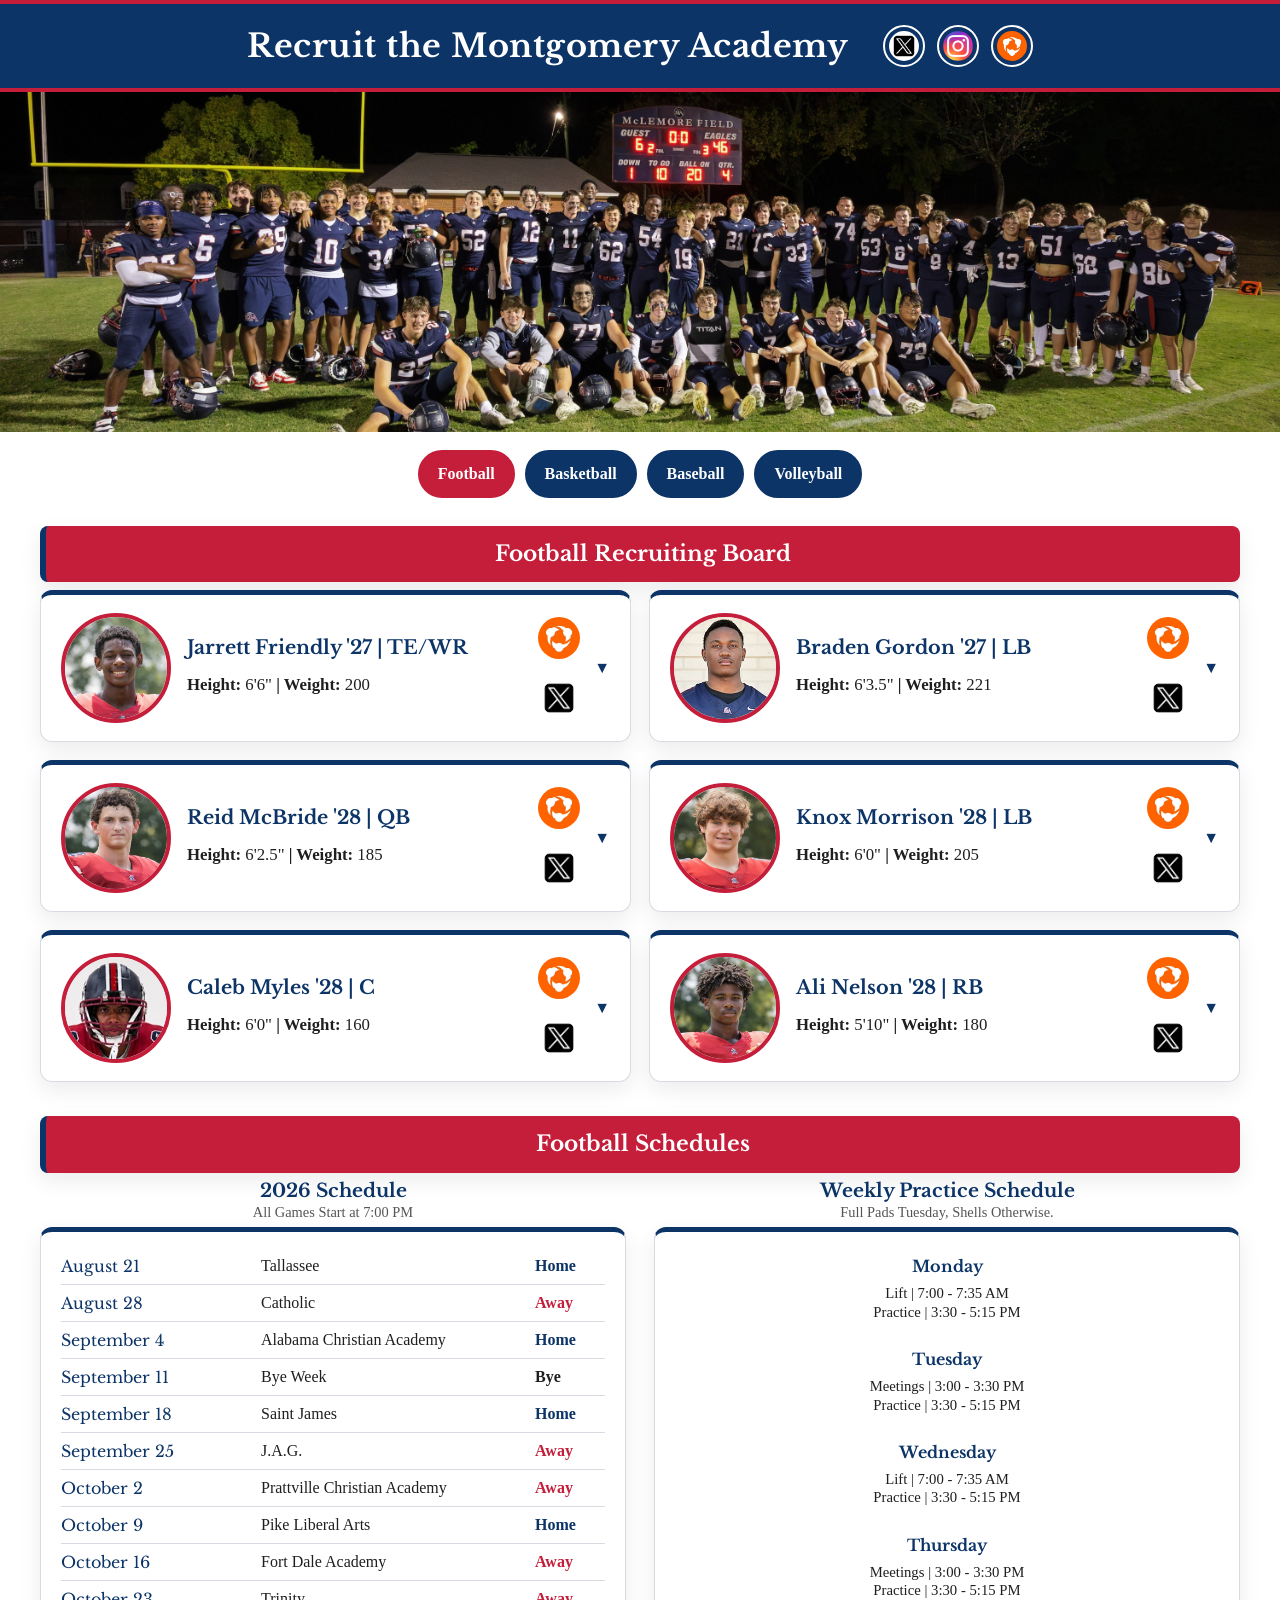
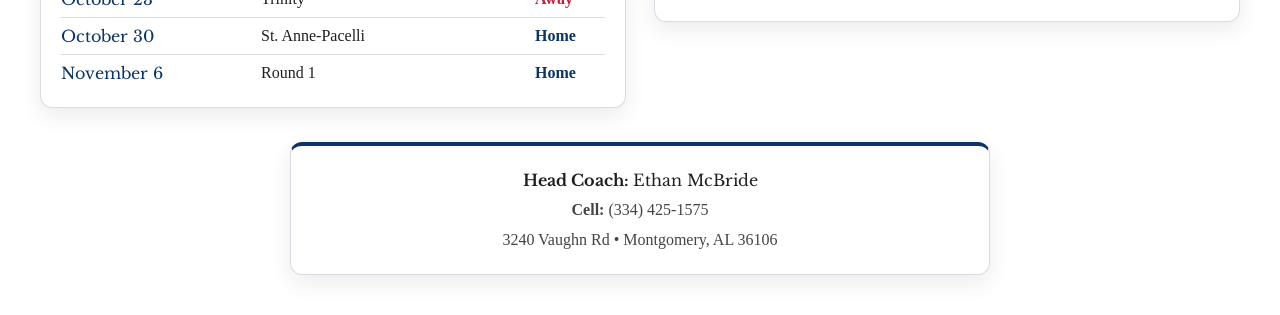
<file: index.html>
<!DOCTYPE html>
<html lang="en">
<head>
  <meta charset="UTF-8" />
  <meta name="viewport" content="width=device-width, initial-scale=1.0" />
  <title>Recruit the Montgomery Academy</title>

  <link rel="preconnect" href="https://fonts.googleapis.com">
  <link rel="preconnect" href="https://fonts.gstatic.com" crossorigin>
  <link href="https://fonts.googleapis.com/css2?family=Libre+Baskerville:wght@400;700&display=swap" rel="stylesheet">

  <link rel="stylesheet" href="style.css" />
</head>
<body>

  <section class="title-bar">

  <div class="title-container">

    <h1>Recruit the Montgomery Academy</h1>

    <div class="title-social">

      <a href="https://x.com/ma_eagles_ath" target="_blank">
        <img src="images/x-logo.png" alt="X">
      </a>

      <a href="https://www.instagram.com/ma.swoops/" target="_blank">
        <img src="images/instagram.png" alt="Instagram">
      </a>
      
      <a href="https://fan.hudl.com/usa/al/montgomery/organization/13708/montgomery-academy/team/30314/boys-varsity-football" target="_blank">
        <img src="images/hudl.png" alt="Hudl">
      </a>
    </div>

  </div>

</section>

	<header class="site-header">
  <img src="images/header.jpg" alt="The Montgomery Academy Football Header" class='header-photo'>
</header>


<nav class="sport-nav">
  <a href="index.html" class="active">Football</a>
  <a href="basketball.html">Basketball</a>
  <a href="baseball.html">Baseball</a>
  <a href="volleyball.html">Volleyball</a>
</nav>

  <main class="page-content">

</section>

    <section id="quick-board" class="content-section">
  <div class="section-header">
    <h2>Football Recruiting Board</h2>
  </div>

  <div class="quick-board">

<article class="quick-board-item">
  <details class="qb-dropdown">
    <summary class="qb-summary">
      <div class="qb-main">

        <div class="qb-photo-wrap">
          <img src="images/Jarrett.jpg" alt="Athlete Name" class="qb-photo photo-Jarrett">
        </div>

        <div class="qb-text">
          <h3> Jarrett Friendly<span class="qb-break"></span> '27 | TE/WR
</h3>
          <p><strong>Height:</strong> 6'6" <strong> | Weight:</strong> 200</p>
        </div>
	<div class="qb-right">
 	 <div class="qb-icons">
	    <a href="http://www.hudl.com/v/2USmJH" target="_blank" rel="noopener noreferrer" aria-label="Hudl Highlights">
 	     <img src="images/hudl.png" alt="Hudl">
 	   </a>
 	   <a href="https://x.com/JarrettFriendl1?s=20" target="_blank" rel="noopener noreferrer" aria-label="X Profile">
 	     <img src="images/x-logo.png" alt="X">
 	   </a>
 	 </div>

  <div class="qb-arrow-wrap">
    <span class="qb-arrow">▼</span>
  </div>
</div>
        

      </div>
    </summary>

    <div class="qb-details">
      <p><strong>MPH:</strong> 20.7</p>
      <p><strong>Bench:</strong> 245</p>
      <p><strong>GPA:</strong> 3.1</p>
      <p><strong>Vert:</strong> 34.9</p>     
      <p><strong>Deadlift:</strong> 480</p>
      <p><strong>ACT:</strong> </p>
    </div>
  </details>
</article>

 <article class="quick-board-item">
  <details class="qb-dropdown">
    <summary class="qb-summary">
      <div class="qb-main">

        <div class="qb-photo-wrap">
          <img src="images/Braden.jpg" alt="Athlete Name" class="qb-photo">
        </div>

        <div class="qb-text">
          <h3> Braden Gordon <span class="qb-break"></span> '27 | LB
</h3>
          <p><strong>Height:</strong> 6'3.5" <strong>| Weight:</strong> 221</p>
        </div>
	<div class="qb-right">
 	 <div class="qb-icons">
	    <a href="https://www.hudl.com/video/3/19499663/6aa0419bbe49b6c6729c8670" target="_blank" rel="noopener noreferrer" aria-label="Hudl Highlights">
 	     <img src="images/hudl.png" alt="Hudl">
 	   </a>
 	   <a href="https://x.com/Braden_4Gordon" target="_blank" rel="noopener noreferrer" aria-label="X Profile">
 	     <img src="images/x-logo.png" alt="X">
 	   </a>
 	 </div>

  <div class="qb-arrow-wrap">
    <span class="qb-arrow">▼</span>
  </div>
</div>
        

      </div>
    </summary>

    <div class="qb-details">
      <p><strong>MPH:</strong> 21.5</p>
      <p><strong>Bench:</strong> 310</p>
      <p><strong>GPA:</strong> 3.4</p>
      <p><strong>Vert:</strong> 33.3</p>
      <p><strong>Deadlift:</strong> 500</p>
      <p><strong>ACT:</strong> </p>
    </div>
  </details>
</article>

<article class="quick-board-item">
  <details class="qb-dropdown">
    <summary class="qb-summary">
      <div class="qb-main">

        <div class="qb-photo-wrap">
          <img src="images/Reid.jpg" alt="Athlete Name" class="qb-photo photo-Reid">
        </div>

        <div class="qb-text">
          <h3> Reid McBride <span class="qb-break"></span> '28 | QB</h3>
          <p><strong>Height:</strong> 6'2.5" <strong>| Weight:</strong> 185</p>
        </div>
	<div class="qb-right">
 	 <div class="qb-icons">
	    <a href="https://youtu.be/O4GUz-BtAo0?si=wL_5j_7VstLO3bk-" target="_blank" rel="noopener noreferrer" aria-label="Hudl Highlights">
 	     <img src="images/hudl.png" alt="Hudl">
 	   </a>
 	   <a href="https://x.com/reidmcbride12?s=20" target="_blank" rel="noopener noreferrer" aria-label="X Profile">
 	     <img src="images/x-logo.png" alt="X">
 	   </a>
 	 </div>

  <div class="qb-arrow-wrap">
    <span class="qb-arrow">▼</span>
  </div>
</div>
        

      </div>
    </summary>

    <div class="qb-details">
      <p><strong>MPH:</strong> 22.3</p>
      <p><strong>Bench:</strong> 280</p>
      <p><strong>GPA:</strong> 4.7</p>
      <p><strong>Vert:</strong> 36</p>
      <p><strong>Deadlift:</strong> 445</p>
      <p><strong>ACT:</strong> Not Taken</p>
    </div>
  </details>
</article>

<article class="quick-board-item">
  <details class="qb-dropdown">
    <summary class="qb-summary">
      <div class="qb-main">

        <div class="qb-photo-wrap">
          <img src="images/Knox.jpg" alt="Athlete Name" class="qb-photo photo-Knox">
        </div>

        <div class="qb-text">
          <h3> Knox Morrison <span class="qb-break"></span> '28 | LB</h3>
          <p><strong>Height:</strong> 6'0" <strong>| Weight:</strong> 205</p>
        </div>
	<div class="qb-right">
 	 <div class="qb-icons">
	    <a href="https://www.hudl.com/video/3/22555125/69c6a92e9c71d7ce2aaada10" target="_blank" rel="noopener noreferrer" aria-label="Hudl Highlights">
 	     <img src="images/hudl.png" alt="Hudl">
 	   </a>
 	   <a href="" target="_blank" rel="noopener noreferrer" aria-label="X Profile">
 	     <img src="images/x-logo.png" alt="X">
 	   </a>
 	 </div>

  <div class="qb-arrow-wrap">
    <span class="qb-arrow">▼</span>
  </div>
</div>
        

      </div>
    </summary>

    <div class="qb-details">
      <p><strong>MPH:</strong> 20.3</p>
      <p><strong>Bench:</strong> 285</p>
      <p><strong>GPA:</strong> 3.8</p>
      <p><strong>Vert:</strong> 31.1</p>
      <p><strong>Deadlift:</strong> 460</p>
      <p><strong>ACT:</strong> Not Taken</p>
    </div>
  </details>
</article>

<article class="quick-board-item">
  <details class="qb-dropdown">
    <summary class="qb-summary">
      <div class="qb-main">

        <div class="qb-photo-wrap">
          <img src="images/Caleb2.jpg" alt="Caleb Myles" class="qb-photo photo-Caleb">
        </div>

        <div class="qb-text">
          <h3> Caleb Myles <span class="qb-break"></span> '28 | C</h3>
          <p><strong>Height:</strong> 6'0" <strong>| Weight:</strong> 160</p>
        </div>
	<div class="qb-right">
 	 <div class="qb-icons">
	    <a href="https://www.hudl.com/video/3/22539637/6aa03adac529338cf6edf432" target="_blank" rel="noopener noreferrer" aria-label="Hudl Highlights">
 	     <img src="images/hudl.png" alt="Hudl">
 	   </a>
 	   <a href="https://x.com/CalebMyles2028?s=20" target="_blank" rel="noopener noreferrer" aria-label="X Profile">
 	     <img src="images/x-logo.png" alt="X">
 	   </a>
 	 </div>

  <div class="qb-arrow-wrap">
    <span class="qb-arrow">▼</span>
  </div>
</div>
        

      </div>
    </summary>

    <div class="qb-details">
      <p><strong>MPH:</strong> 20.9</p>
      <p><strong>Bench:</strong> 245</p> 
      <p><strong>GPA:</strong> 3.8</p>
      <p><strong>Vert:</strong> 34.0</p>
      <p><strong>Deadlift:</strong> 440</p>
      <p><strong>ACT:</strong> Not Taken</p>
    </div>
  </details>
</article>

<article class="quick-board-item">
  <details class="qb-dropdown">
    <summary class="qb-summary">
      <div class="qb-main">

        <div class="qb-photo-wrap">
          <img src="images/Ali.jpg" alt="Athlete Name" class="qb-photo photo-Ali">
        </div>

        <div class="qb-text">
          <h3> Ali Nelson <span class="qb-break"></span> '28 | RB</h3>
          <p><strong>Height:</strong> 5'10" <strong>| Weight:</strong> 180</p>
        </div>
	<div class="qb-right">
 	 <div class="qb-icons">
	    <a href="https://www.hudl.com/video/3/22921644/6aca6ab06c53e3519add8180" target="_blank" rel="noopener noreferrer" aria-label="Hudl Highlights">
 	     <img src="images/hudl.png" alt="Hudl">
 	   </a>
 	   <a href="https://x.com/AliNelson2028?s=20" target="_blank" rel="noopener noreferrer" aria-label="X Profile">
 	     <img src="images/x-logo.png" alt="X">
 	   </a>
 	 </div>

  <div class="qb-arrow-wrap">
    <span class="qb-arrow">▼</span>
  </div>
</div>
        

      </div>
    </summary>

    <div class="qb-details">
      <p><strong>MPH:</strong> 20.3</p>
      <p><strong>Bench:</strong> 290</p>
      <p><strong>GPA:</strong> 3.0</p>
      <p><strong>Vert:</strong> 32.8</p>
      <p><strong>Deadlift:</strong> 435</p>
      <p><strong>ACT:</strong> Not Taken</p>
    </div>
  </details>
</article>

    
  </div>
</section>

<section class="content-section">

  <div class="section-header">
    <h2>Football Schedules</h2>
  </div>

  <div class="schedule-grid">

    <div class="schedule-item">
      <h3>2026 Schedule</h3>
      <p class="schedule-note">
        All Games Start at 7:00 PM
      </p>

      <div class="schedule-card">
        <div class="schedule-row">
          <span class="sched-date">August 21</span>
          <span class="sched-team">Tallassee</span>
          <span class="sched-loc-home">Home</span>
        </div>

        <div class="schedule-row">
          <span class="sched-date">August 28</span>
          <span class="sched-team">Catholic</span>
          <span class="sched-loc-away">Away</span>
        </div>

        <div class="schedule-row">
          <span class="sched-date">September 4</span>
          <span class="sched-team">Alabama Christian Academy</span>
          <span class="sched-loc-home">Home</span>
        </div>

        <div class="schedule-row">
          <span class="sched-date">September 11</span>
          <span class="sched-team">Bye Week</span>
          <span class="sched-loc">Bye</span>
        </div>

        <div class="schedule-row">
          <span class="sched-date">September 18</span>
          <span class="sched-team">Saint James</span>
          <span class="sched-loc-home">Home</span>
        </div>

        <div class="schedule-row">
          <span class="sched-date">September 25</span>
          <span class="sched-team">J.A.G.</span>
          <span class="sched-loc-away">Away</span>
        </div>

        <div class="schedule-row">
          <span class="sched-date">October 2</span>
          <span class="sched-team">Prattville Christian Academy</span>
          <span class="sched-loc-away">Away</span>
        </div>

        <div class="schedule-row">
          <span class="sched-date">October 9</span>
          <span class="sched-team">Pike Liberal Arts</span>
          <span class="sched-loc-home">Home</span>
        </div>

        <div class="schedule-row">
          <span class="sched-date">October 16</span>
          <span class="sched-team">Fort Dale Academy</span>
          <span class="sched-loc-away">Away</span>
        </div>

        <div class="schedule-row">
          <span class="sched-date">October 23</span>
          <span class="sched-team">Trinity</span>
          <span class="sched-loc-away">Away</span>
        </div>

        <div class="schedule-row">
          <span class="sched-date">October 30</span>
          <span class="sched-team">St. Anne-Pacelli</span>
          <span class="sched-loc-home">Home</span>
        </div>

	 	<div class="schedule-row">
          <span class="sched-date">November 6</span>
          <span class="sched-team">Round 1</span>
          <span class="sched-loc-home">Home</span>
        </div>
      </div>
    </div>

    <div class="schedule-item">
      <h3>Weekly Practice Schedule</h3>
      <p class="spring-note">
        Full Pads Tuesday, Shells Otherwise.
      </p>

      <div class="spring-card">
        <div class="spring-item">
          <strong>Monday</strong>
          <span>Lift | 7:00 - 7:35 AM</span>
          <span>Practice | 3:30 - 5:15 PM</span>
        </div>

        <div class="spring-item">
          <strong>Tuesday</strong>
          <span>Meetings | 3:00 - 3:30 PM</span>
          <span>Practice | 3:30 - 5:15 PM</span>
        </div>

        <div class="spring-item">
          <strong>Wednesday</strong>
          <span>Lift | 7:00 - 7:35 AM</span>
          <span>Practice | 3:30 - 5:15 PM</span>
        </div>

        <div class="spring-item">
          <strong>Thursday</strong>
          <span>Meetings | 3:00 - 3:30 PM</span>
          <span>Practice | 3:30 - 5:15 PM</span>
        </div>
      </div>
    </div>

  </div>

</section>

<section class="contact-card">

  <p class="contact-coach">
   <strong> Head Coach: </strong>Ethan McBride
  </p>
  
  <p class="contact-phone">
   <strong> Cell: </strong> (334) 425-1575
  </p>
  
  <p class="contact-address">
    3240 Vaughn Rd • Montgomery, AL 36106
  </p>

  </main>

</body>
</html>
</file>
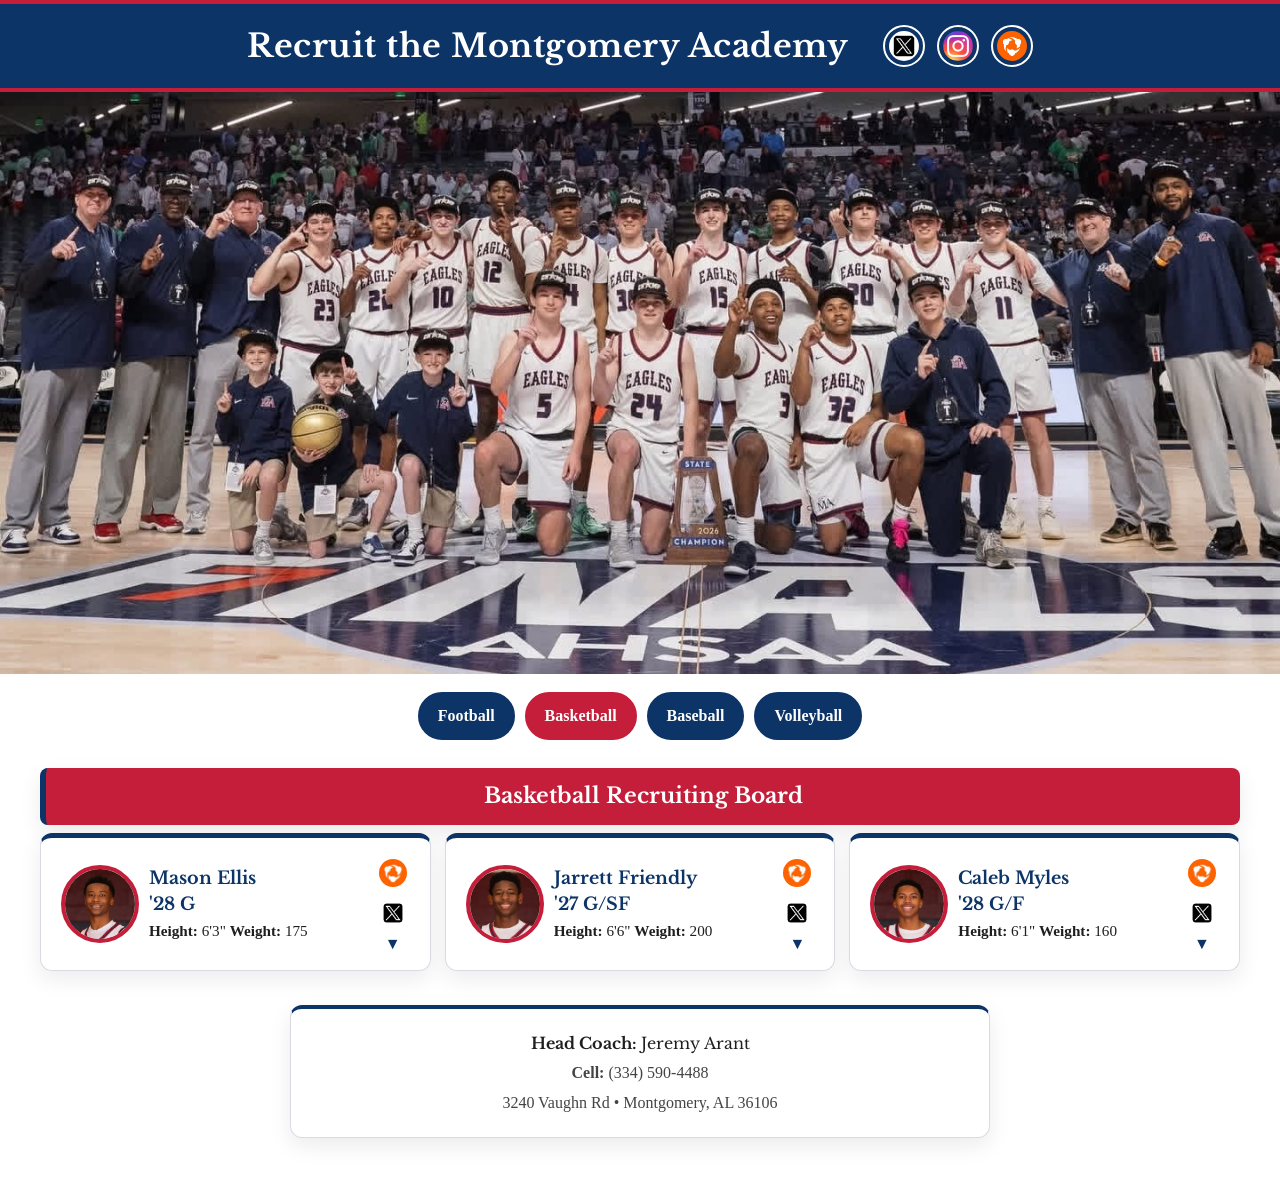
<file: basketball.html>
<!DOCTYPE html>
<html lang="en">
<head>
  <meta charset="UTF-8" />
  <meta name="viewport" content="width=device-width, initial-scale=1.0" />
  <title>Recruit the Montgomery Academy</title>

  <link rel="preconnect" href="https://fonts.googleapis.com">
  <link rel="preconnect" href="https://fonts.gstatic.com" crossorigin>
  <link href="https://fonts.googleapis.com/css2?family=Libre+Baskerville:wght@400;700&display=swap" rel="stylesheet">

  <link rel="stylesheet" href="style.css" />
</head>
<body>

  <section class="title-bar">

  <div class="title-container">

    <h1>Recruit the Montgomery Academy</h1>

    <div class="title-social">

      <a href="https://x.com/ma_eagles_ath" target="_blank">
        <img src="images/x-logo.png" alt="X">
      </a>

      <a href="https://www.instagram.com/montgomeryacademy/" target="_blank">
        <img src="images/instagram.png" alt="Instagram">
      </a>
      
      <a href="https://fan.hudl.com/usa/al/montgomery/organization/13708/montgomery-academy/team/331252/boys-varsity-basketball?shared=true" target="_blank">
        <img src="images/hudl.png" alt="Hudl">
      </a>
    </div> 

  </div>

</section>

	<header class="site-header2">
  <img src="images/Basketball.jpg" alt="The Montgomery Academy Basketball Header" class='header-photo'>
</header>


<nav class="sport-nav">
  <a href="index.html">Football</a>
  <a href="basketball.html"  class="active">Basketball</a>
  <a href="baseball.html">Baseball</a>
  <a href="volleyball.html">Volleyball</a>
</nav>

  <main class="page-content">

</section>

    <section id="quick-board2" class="content-section">
  <div class="section-header">
    <h2>Basketball Recruiting Board</h2>
  </div>
  
<div class="quick-board2">
<article class="quick-board-item">
  <details class="qb-dropdown">
    <summary class="qb-summary">
      <div class="qb-main">

        <div class="qb-photo-wrap">
          <img src="images/Mason.jpg" alt="Mason Ellis" class="qb-photo photo-Mason">
                  </div>

        <div class="qb-text">
          <h3 class="qb-name">Mason Ellis</h3>

          <h3 class="qb-name">'28 G</h3>

          <p class="qb-meta">
            <strong>Height:</strong> 6'3"
            <strong>Weight:</strong> 175
          </p>
        </div>

        <div class="qb-right">
          <div class="qb-icons">
            <a href="https://drive.google.com/file/d/1Ukj9hL-g4rFI_FQPyDTxXv0W1o8ekswT/view?usp=sharing"
               target="_blank"
               rel="noopener noreferrer"
               aria-label="Hudl Highlights">
              <img src="images/hudl.png" alt="Hudl">
            </a>

            <a href="https://x.com/Masewitdashift?s=20"
               target="_blank"
               rel="noopener noreferrer"
               aria-label="X Profile">
              <img src="images/x-logo.png" alt="X">
            </a>
          </div>

          <div class="qb-arrow-wrap">
            <span class="qb-arrow">▼</span>
          </div>
        </div>

      </div>
    </summary>

    <div class="qb-details2">
      <p><strong>Vert:</strong> 33.3</p>
      <p><strong>Wingspan:</strong> 78</p>
      <p><strong>AAU:</strong> Atlanta Xpress</p>
      <p><strong>GPA:</strong> 4.4</p>
    </div>

  </details>
</article>

<article class="quick-board-item">
  <details class="qb-dropdown">
    <summary class="qb-summary">
      <div class="qb-main">

        <div class="qb-photo-wrap">
          <img src="images/Jarrett2.jpg" alt="Jarrett Friendly" class="qb-photo photo-Jarrett2">
        </div>

        <div class="qb-text">
          <h3 class="qb-name">Jarrett Friendly</h3>

          <h3 class="qb-name">'27 G/SF</h3>

          <p class="qb-meta">
            <strong>Height:</strong> 6'6"
            <strong>Weight:</strong> 200
          </p>
        </div>

        <div class="qb-right">
          <div class="qb-icons">
            <a href="https://drive.google.com/file/d/1gHXSfvMbYQwv6MFNz6QfVTBNcpWHlJsC/view?usp=drive_link"
               target="_blank"
               rel="noopener noreferrer"
               aria-label="Hudl Highlights">
              <img src="images/hudl.png" alt="Hudl">
            </a>

            <a href="https://x.com/JarrettFriendl1?s=20"
               target="_blank"
               rel="noopener noreferrer"
               aria-label="X Profile">
              <img src="images/x-logo.png" alt="X">
            </a>
          </div>

          <div class="qb-arrow-wrap">
            <span class="qb-arrow">▼</span>
          </div>
        </div>

      </div>
    </summary>

    <div class="qb-details2">
      <p><strong>Vert:</strong> 34</p>
      <p><strong>Wingspan:</strong> 80</p>
      <p><strong>AAU:</strong> Pro One</p>
      <p><strong>GPA:</strong> 3.1</p>
    </div>

  </details>
</article>
<article class="quick-board-item">
  <details class="qb-dropdown">
    <summary class="qb-summary">
      <div class="qb-main">

        <div class="qb-photo-wrap">
          <img src="images/Caleb.jpg" alt="Caleb Myles" class="qb-photo photo-Caleb">
        </div>

        <div class="qb-text">
          <h3 class="qb-name">Caleb Myles</h3>

          <h3 class="qb-name">'28 G/F</h3>

          <p class="qb-meta">
            <strong>Height:</strong> 6'1"
            <strong>Weight:</strong> 160
          </p>
        </div>

        <div class="qb-right">
          <div class="qb-icons">
            <a href="https://drive.google.com/file/d/1ySQ1QS1LKUKDptJc65LvAsfjpaWhAKTS/view?usp=sharing"
               target="_blank"
               rel="noopener noreferrer"
               aria-label="Hudl Highlights">
              <img src="images/hudl.png" alt="Hudl">
            </a>

            <a href="https://x.com/CMylesHoops2028?s=20"
               target="_blank"
               rel="noopener noreferrer"
               aria-label="X Profile">
              <img src="images/x-logo.png" alt="X">
            </a>
          </div>

          <div class="qb-arrow-wrap">
            <span class="qb-arrow">▼</span>
          </div>
        </div>

      </div>
    </summary>

    <div class="qb-details2">
      <p><strong>Vert:</strong> 34.0</p>
      <p><strong>Wingspan:</strong> 77</p>
      <p><strong>AAU:</strong> Bama Hoops</p>
      <p><strong>GPA:</strong> 3.8</p>
    </div>

  </details>
</article>
</div>
</section>
<section class="contact-card">

  <p class="contact-coach">
   <strong> Head Coach: </strong>Jeremy Arant
  </p>
  
  <p class="contact-phone">
   <strong> Cell: </strong> (334) 590-4488
  </p>
  
  <p class="contact-address">
    3240 Vaughn Rd • Montgomery, AL 36106
  </p>

  </main>

</body>
</html>
</file>
<file: style.css>
:root {
  --navy: #0c3467;
  --cardinal: #c41e3a;
  --light: #f5f6f8;
  --white: #ffffff;
  --text: #1f1f1f;
  --border: #d8dce2;
  --shadow: 0 8px 22px rgba(0, 0, 0, 0.08);
}

* {
  box-sizing: border-box;
}

html {
  scroll-behavior: smooth;
}

body {
  margin: 0;
  font-family: Georgia, serif;
  background: var(--white);
  color: var(--text);
  line-height: 1.5;
}

/* TITLE BAR */

.title-bar {
  background: var(--navy);
  color: var(--white);
  border-top: 4px solid var(--cardinal);
  border-bottom: 4px solid var(--cardinal);
  padding: 18px 20px;
  text-align: center;
}

.title-container {
  display: flex;
  align-items: center;
  justify-content: center;
  gap: 35px;
}

.title-bar h1 {
  margin: 0;
  font-family: 'Libre Baskerville', serif;
  font-size: 2rem;
  font-weight: 700;
  letter-spacing: 0.5px;
}

.title-social {
  display: flex;
  gap: 12px;
}

.title-social a {
  width: 42px;
  height: 42px;
  display: flex;
  align-items: center;
  justify-content: center;
  text-decoration: none;
}

.title-social img {
  width: 100%;
  height: 100%;
  object-fit: contain;
  border-radius: 50%;
  border: 2px solid white;
  padding: 4px;
  display: block;
}
/* HEADER */

/* DEFAULT HEADER (football / baseball / basketball) */

.site-header img {
  width: 100%;
  height: 340px;
  object-fit: cover;
  object-position: center 55%;
  display: block;
}

/* responsive header image – shows full image */

.header-photo {
  width: 100%;
  height: auto;
  display: block;
}


/* Volleyball-only override */
.volleyball-header {
  background: #ffffff;
}

.volleyball-header .header-photo-wrap {
  height: 320px;
  overflow: hidden;
  display: flex;
  justify-content: center;
  align-items: center;
}

.volleyball-header .header-photo {
  width: auto;
  height: 100%;
  object-fit: contain;
  object-position: center;
  transform: scale(1.9) translateY(30px);
  display: block;
}

.photo-shift-down{
  transform:translateY(0px);
}

.zoom-volleyball {
  transform: scale(1.5) translateY(35px);
}

/* NAVIGATION BAR */
.sport-nav {
  display: flex;
  flex-wrap: wrap;
  justify-content: center;
  gap: 10px;
  margin: 18px 0 28px;
}

.sport-nav a {
  display: inline-block;
  padding: 10px 18px;
  background: var(--navy);
  color: var(--white);
  text-decoration: none;
  border-radius: 999px;
  font-weight: 700;
  border: 2px solid var(--navy);
  transition: 0.2s ease;
}

.sport-nav a:hover {
  background: var(--white);
  color: var(--navy);
}

.sport-nav a.active {
  background: var(--cardinal);
  border-color: var(--cardinal);
  color: var(--white);
}
/* CONTACT ROW */

.contact-row {
  display: flex;
  justify-content: space-between;
  align-items: center;
  gap: 20px;
  padding: 18px 28px;
  background: var(--white);
  border-bottom: 1px solid var(--border);
}

.contact-item {
  flex: 1;
  font-size: 1.1rem;
}

.contact-left {
  text-align: left;
}

.contact-center {
  text-align: center;
}

.contact-right {
  text-align: right;
}

.contact-card {
  width: min(700px, 94%);
  margin: 24px auto 28px auto;
  padding: 16px 24px;

  background: var(--white);
  border: 1px solid var(--border);
  border-top: 4px solid var(--navy);

  border-radius: 12px;
  box-shadow: var(--shadow);

  text-align: center;
}

.contact-card p {
  margin: 6px 0;
  font-size: 1rem;
}

.contact-coach {
  font-family: 'Libre Baskerville', serif;
  font-size: 1.1rem;
}

.contact-address {
  color: #444;
}

.contact-phone {
  color: #444;
}
/* PAGE LAYOUT */

.page-content {
  width: min(1200px, 94%);
  margin: 28px auto 40px;
}

.content-section {
  margin-bottom: 34px;
}

.section-header {
  background: var(--cardinal);
  color: var(--white);
  border-left: 6px solid var(--navy);
  padding: 12px 16px;
  margin-bottom: 8px;
  border-radius: 8px;
  box-shadow: var(--shadow);
  text-align: center;
}

.section-header h2 {
  margin: 0;
  font-family: 'Libre Baskerville', serif;
  font-size: 1.35rem;
}

/* QUICK BOARD BASE — FOOTBALL / BASEBALL / VOLLEYBALL */

.quick-board {
  display: grid;
  grid-template-columns: repeat(2, minmax(0, 1fr));
  gap: 18px;
}

.quick-board-item {
  background: var(--white);
  border: 1px solid var(--border);
  border-top: 5px solid var(--navy);
  border-radius: 12px;
  padding: 18px 20px;
  box-shadow: var(--shadow);
  min-height: 120px;
}

.qb-dropdown {
  width: 100%;
}

.qb-summary {
  list-style: none;
  cursor: pointer;
}

.qb-summary::-webkit-details-marker {
  display: none;
}

.qb-main {
  display: flex;
  align-items: center;
  justify-content: space-between;
  gap: 16px;
  width: 100%;
}

.qb-photo-wrap {
  width: 110px;
  height: 110px;
  flex: 0 0 110px;
  border-radius: 50%;
  overflow: hidden;
  border: 4px solid var(--cardinal);
  background: #eceff3;
}

.qb-photo {
  width: 100%;
  height: 100%;
  object-fit: cover;
  object-position: center top;
  display: block;
}

.qb-text {
  flex: 1;
  min-width: 0;
}

.qb-text h3 {
  margin: 0 0 10px 0;
  font-family: 'Libre Baskerville', serif;
  font-size: 1.2rem;
  color: var(--navy);
}

.qb-text p {
  margin: 6px 0;
  font-size: 1.05rem;
}

.qb-right {
  display: flex;
  align-items: center;
  justify-content: center;
  gap: 10px;
  flex-shrink: 0;
}

.qb-icons {
  display: flex;
  flex-direction: column;
  gap: 10px;
  align-items: center;
}

.qb-icons a {
  display: flex;
  align-items: center;
  justify-content: center;
  width: 50px;
  height: 50px;
  min-width: 50px;
  min-height: 50px;
  border-radius: 50%;
  overflow: hidden;
  background: transparent;
  border: none;
  text-decoration: none;
  padding: 0;
}

.qb-icons img {
  width: 100%;
  height: 100%;
  display: block;
  object-fit: contain;
  padding: 4px;
  border-radius: 50%;
}

.qb-arrow-wrap {
  display: flex;
  align-items: center;
  justify-content: center;
}

.qb-arrow {
  font-size: 1rem;
  color: var(--navy);
  line-height: 1;
  transition: transform 0.25s ease;
}

.qb-break {
  display: none;
}


/* BASKETBALL QUICK BOARD ONLY */

.quick-board2 {
  display: grid;
  grid-template-columns: repeat(3, minmax(0, 1fr));
  gap: 14px;
}

/* convert card layout to compact 3-column structure */

.quick-board2 .qb-main {
  display: grid;
  grid-template-columns: 78px minmax(0, 1fr) auto;
  align-items: center;
  gap: 10px;
}

/* center text relative to photo */

.quick-board2 .qb-text {
  display: flex;
  flex-direction: column;
  justify-content: center;
}

/* restore icon column alignment */

.quick-board2 .qb-right {
  display: flex;
  flex-direction: column;
  align-items: center;
  justify-content: center;
  gap: 6px;
}

/* restore icon sizing */

.quick-board2 .qb-icons {
  display: flex;
  flex-direction: column;
  gap: 6px;
}

.quick-board2 .qb-icons a {
  width: 34px;
  height: 34px;
  min-width: 28px;
  min-height: 28px;
}

.quick-board2 .qb-icons img {
  padding: 3px;
}

/* resize photo for 3-column cards */

.quick-board2 .qb-photo-wrap {
  width: 78px;
  height: 78px;
}

/* basketball text sizing */

.quick-board2 .qb-name {
  font-size: 1.1rem;
  margin: 0;
}

.quick-board2 .qb-meta {
  font-size: 0.95rem;
  margin: 2px 0 0;
}

.quick-board2 .qb-measure {
  font-size: 0.75rem;
  margin: 2px 0 0;
}
/* DETAILS */

.qb-details {
  margin-top: 6px;
  padding-top: 6px;
  border-top: 1px solid var(--border);
  display: grid;
  grid-template-columns: repeat(3, 1fr);
  column-gap: 18px;
  row-gap: 1px;
  text-align: center;
}

.qb-details2 {
  margin-top: 6px;
  padding-top: 6px;
  border-top: 1px solid var(--border);
  display: grid;
  grid-template-columns: repeat(2, 1fr);
  column-gap: 18px;
  row-gap: 6px;
  text-align: center;
}

.qb-details p,
.qb-details2 p {
  margin: 1px 0;
  padding: 0;
  line-height: 1.35;
  font-size: 1rem;
}

.quick-board2 .qb-details2 p {
  font-size: 0.8rem;
}

.qb-dropdown[open] .qb-arrow {
  transform: rotate(180deg);
}


/* PHOTO POSITIONING */

.photo-Jarrett {
  transform: scale(2.4) translateX(-1.5%);
  transform-origin: center 19%;
}

.photo-Jarrett2 {
  transform: scale(2.5) translateX(-4%);
  transform-origin: center 12%;
}

.photo-Mason {
  transform: scale(2.5) translateX(0.5%);
  transform-origin: center 10%;
}

.photo-Caleb {
  transform: scale(2.7) translateX(0.5%);
  transform-origin: center 15%;
}
.photo-Knox {
  transform: scale(2.5) translateX(-1.5%);
  transform-origin: center 21%;
}

.photo-Reid {
  transform: scale(2.4) translateX(1%);
  transform-origin: center 13%;
}

.photo-Ali {
  transform: scale(2.5) translateX(1%);
  transform-origin: center 27%;
}

.photo-up {
  object-position: center 10%;
}

.photo-down {
  object-position: center 40%;
}

.photo-left {
  object-position: 35% top;
}

.photo-right {
  object-position: 70% top;
}
/* SCHEDULE GRAPHICS */
.schedule-grid {
  display: grid;
  grid-template-columns: 1fr 1fr;
  gap: 28px;
  margin-top: 6px;
  align-items: start;
}

.schedule-item {
  text-align: center;
  align-self: start;
}

.schedule-item h3 {
  font-family: 'Libre Baskerville', serif;
  margin-top: 0;
  margin-bottom: 2px;
  color: var(--navy);
  line-height: 1.1;
}

.spring-note,
.schedule-note {
  margin: 2px 0 6px 0;
  font-size: 0.9rem;
  text-align: center;
  color: #555;
  line-height: 1.25;
}

.schedule-item img {
  width: 100%;
  border-radius: 10px;
  box-shadow: var(--shadow);
  display: block;
}

.schedule-card,
.spring-card {
  background: var(--white);
  border: 1px solid var(--border);
  border-top: 5px solid var(--navy);
  border-radius: 12px;
  box-shadow: var(--shadow);
  padding: 16px 20px;
}

.schedule-card {
  align-content: start;
}

.schedule-row {
  display: grid;
  grid-template-columns: 200px 1fr 70px;
  align-items: center;
  justify-items: start;
  padding: 6px 0;
  border-bottom: 1px solid var(--border);
}

.schedule-row:last-child {
  border-bottom: none;
}

.sched-date {
  font-family: 'Libre Baskerville', serif;
  text-align: left;
  justify-self: start;
  color: var(--navy);
}

.sched-team {
  text-align: left;
  justify-self: start;
}

.sched-loc {
  text-align: left;
  justify-self: start;
  font-weight: 700;
}

.sched-loc-home {
  text-align: left;
  justify-self: start;
  color: var(--navy);
  font-weight: 700;
}

.sched-loc-away {
  text-align: left;
  justify-self: start;
  color: var(--cardinal);
  font-weight: 700;
}

.spring-card {
  display: grid;
  grid-template-columns: repeat(1, 1fr);
  grid-template-rows: repeat(4, auto);
  grid-auto-flow: column;
  align-content: center;
  gap: 14px;
  background: var(--white);
  border: 1px solid var(--border);
  border-top: 5px solid var(--navy);
  border-radius: 12px;
  box-shadow: var(--shadow);
  padding: 16px 20px;
}

.spring-item {
  text-align: center;
  padding: 6px 0;
}

.spring-item strong {
  display: block;
  font-family: 'Libre Baskerville', serif;
  color: var(--navy);
  margin-bottom: 6px;
}

.spring-item span {
  display: block;
  font-size: 0.92rem;
  line-height: 1.25;
}

/* RESPONSIVE */

@media (max-width: 980px) {
  .quick-board {
    grid-template-columns: 1fr;
  }

  .contact-row {
    flex-direction: column;
    text-align: center;
  }

  .contact-left,
  .contact-center,
  .contact-right {
    text-align: center;
  }
}

@media (max-width: 640px) {
  .title-container {
    flex-direction: column;
    gap: 14px;
  }

  .title-bar h1 {
    font-size: 1.4rem;
    text-align: center;
  }

  .site-header img {
    height: 180px;
  }

  .schedule-grid {
    grid-template-columns: 1fr;
    gap: 16px;
  }

  .schedule-card,
  .spring-card {
    padding: 14px 16px;
  }

  .schedule-row {
    grid-template-columns: 110px 1fr 55px;
    column-gap: 8px;
    padding: 6px 0;
  }

  .sched-date,
  .sched-team,
  .sched-loc,
  .sched-loc-home,
  .sched-loc-away {
    font-size: 0.85rem;
  }
  
  .spring-card {
    grid-template-columns: 1fr;
    grid-template-rows: none;
    grid-auto-flow: row;
    gap: 10px;
  }

  .qb-main {
    gap: 12px;
  }

  .qb-break {
    display: block;
    height: 3px;
  }

  .qb-arrow-wrap {
    display: none;
  }

  .qb-photo-wrap {
    width: 80px;
    height: 80px;
    flex: 0 0 80px;
  }

  .qb-icons a {
    width: 30px;
    height: 30px;
  }

  .qb-icons {
    gap: 6px;
  }

  .qb-text h3 {
    font-size: 0.95rem;
  }

  .qb-text p {
    font-size: 0.82rem;
  }

  .qb-details p {
    font-size: 0.8rem;
  }
}

@media (max-width: 1000px) {
  .quick-board2 {
    grid-template-columns: repeat(2, minmax(0, 1fr));
  }
}

@media (max-width: 700px) {
  .quick-board2 {
    grid-template-columns: 1fr;
  }
}

@media (max-width: 900px) {
  .header-photo {
    height: 240px;
  }
}

@media (max-width: 600px) {
  .header-photo {
    height: 180px;
  }
}
.coming-soon-box {
  background: var(--white);
  border: 1px solid var(--border);
  border-top: 5px solid var(--navy);
  border-radius: 12px;
  box-shadow: var(--shadow);
  padding: 40px 24px;
  text-align: center;
}

.coming-soon-box p {
  margin: 0;
  font-family: 'Libre Baskerville', serif;
  font-size: 1.4rem;
  color: var(--navy);
}
</file>
